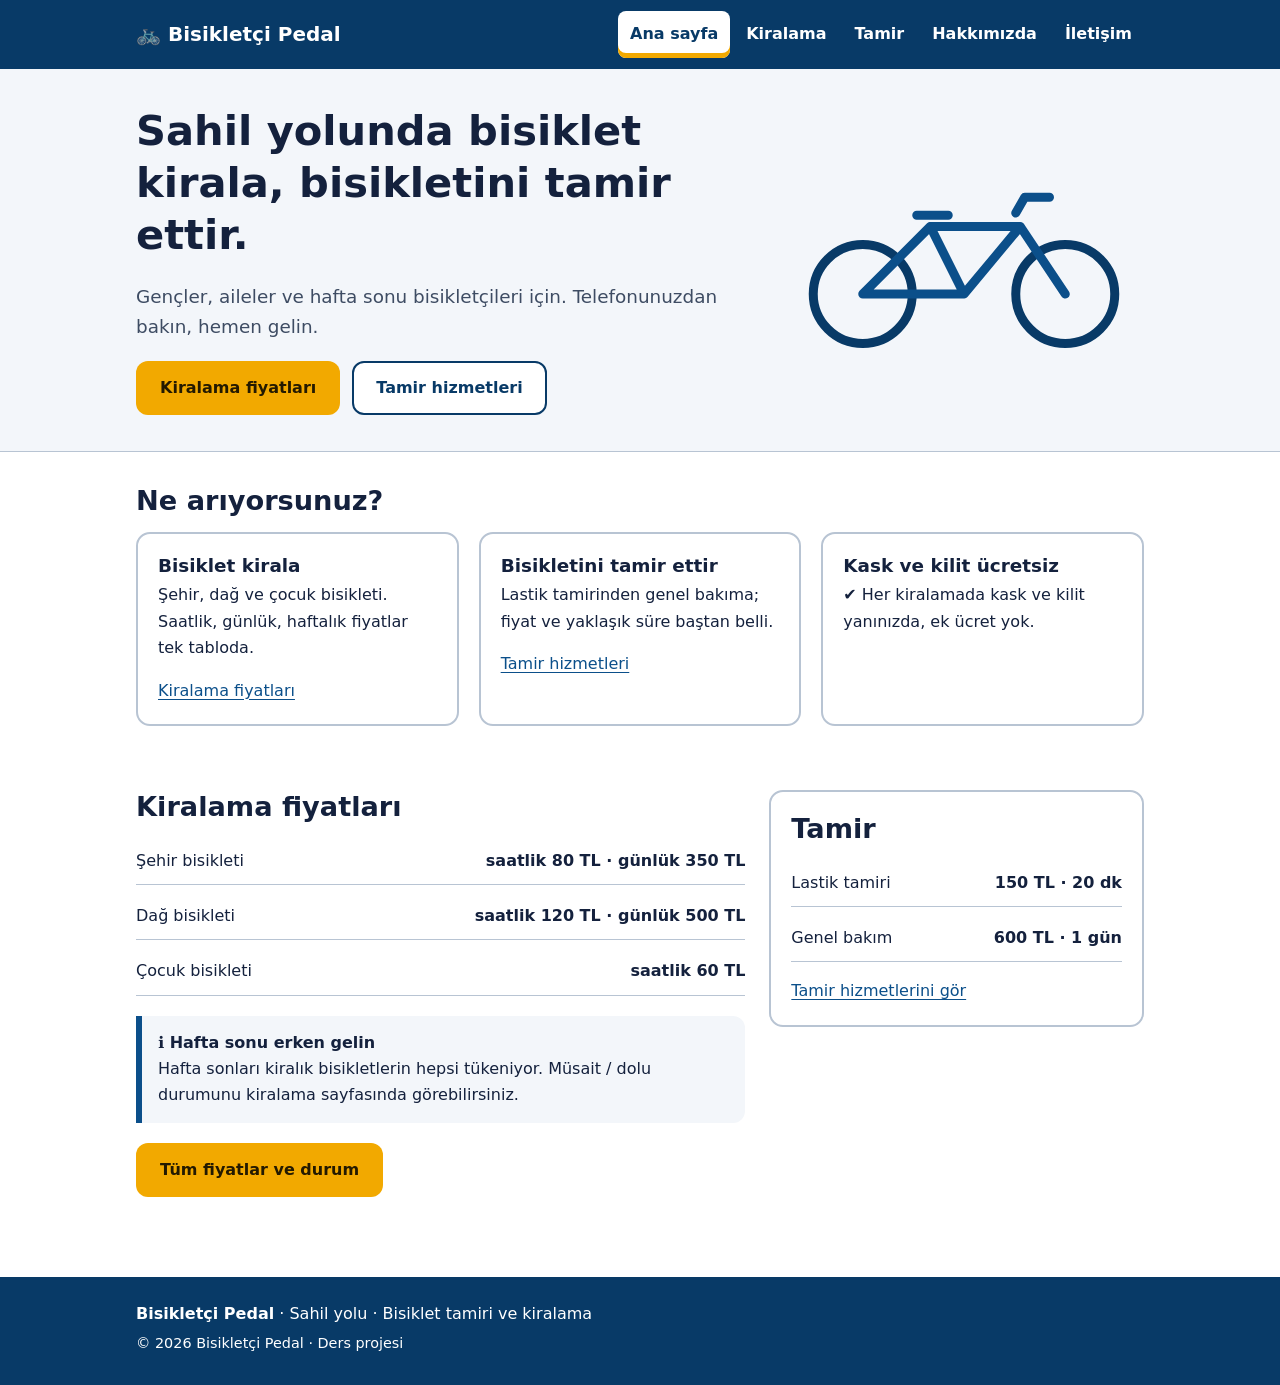
<file: pedal/index.html>
<!doctype html>
<html lang="tr">
<head>
  <meta charset="utf-8">
  <meta name="viewport" content="width=device-width, initial-scale=1">
  <title>Bisikletçi Pedal · Sahilde bisiklet tamiri ve kiralama</title>
  <meta name="description" content="Bisikletçi Pedal: sahil yolunda bisiklet kiralama ve tamir. Kask ve kilit ücretsiz.">
  <link rel="stylesheet" href="ortak/stil.css">
</head>
<body>
  <!-- Sayfa sahibi: Sude Naz Altın · Ana sayfa ve proje koordinasyonu
       Beş kutu (Flexbox): 1 üst bant · 2 kahraman · 3 kartlar · 4 içerik + yan sütun · 5 alt bilgi -->
  <a class="skip" href="#icerik">İçeriğe geç</a>

  <!-- 1. ÜST BANT -->
  <header class="site-header">
    <div class="wrap bar">
      <a class="logo" href="index.html"><span aria-hidden="true">🚲</span> Bisikletçi Pedal</a>
      <nav aria-label="Ana menü">
        <ul>
          <li><a href="index.html" aria-current="page">Ana sayfa</a></li>
          <li><a href="kiralama.html">Kiralama</a></li>
          <li><a href="tamir.html">Tamir</a></li>
          <li><a href="hakkimizda.html">Hakkımızda</a></li>
          <li><a href="iletisim.html">İletişim</a></li>
        </ul>
      </nav>
    </div>
  </header>

  <main id="icerik">
    <!-- 2. KAHRAMAN -->
    <section class="hero">
      <div class="wrap">
        <div class="hero-text">
          <h1>Sahil yolunda bisiklet kirala, bisikletini tamir ettir.</h1>
          <p class="lead">Gençler, aileler ve hafta sonu bisikletçileri için. Telefonunuzdan bakın, hemen gelin.</p>
          <div class="actions">
            <a class="btn btn-primary" href="kiralama.html">Kiralama fiyatları</a>
            <a class="btn btn-ghost" href="tamir.html">Tamir hizmetleri</a>
          </div>
        </div>
        <svg class="hero-art" viewBox="0 0 320 180" aria-hidden="true" focusable="false">
          <circle cx="70" cy="120" r="44" fill="none" stroke="#083A67" stroke-width="8"/>
          <circle cx="250" cy="120" r="44" fill="none" stroke="#083A67" stroke-width="8"/>
          <path d="M70 120 L130 60 L210 60 L250 120 M130 60 L160 120 L70 120 M160 120 L210 60 M118 50 h28 M206 48 l8 -14 h22"
                fill="none" stroke="#0B4F8A" stroke-width="8" stroke-linecap="round" stroke-linejoin="round"/>
        </svg>
      </div>
    </section>

    <!-- 3. KARTLAR -->
    <section class="wrap section" aria-labelledby="kartlar-baslik">
      <h2 id="kartlar-baslik">Ne arıyorsunuz?</h2>
      <div class="grid">
        <article class="card">
          <h3>Bisiklet kirala</h3>
          <p>Şehir, dağ ve çocuk bisikleti. Saatlik, günlük, haftalık fiyatlar tek tabloda.</p>
          <p><a href="kiralama.html">Kiralama fiyatları</a></p>
        </article>
        <article class="card">
          <h3>Bisikletini tamir ettir</h3>
          <p>Lastik tamirinden genel bakıma; fiyat ve yaklaşık süre baştan belli.</p>
          <p><a href="tamir.html">Tamir hizmetleri</a></p>
        </article>
        <article class="card">
          <h3>Kask ve kilit ücretsiz</h3>
          <p><span aria-hidden="true">✔</span> Her kiralamada kask ve kilit yanınızda, ek ücret yok.</p>
        </article>
      </div>
    </section>

    <!-- 4. İÇERİK + YAN SÜTUN -->
    <section class="wrap section" aria-label="Fiyatlar ve tamir">
      <div class="layout">
        <div class="layout-main">
          <h2>Kiralama fiyatları</h2>
          <ul class="list-clean">
            <li><span>Şehir bisikleti</span> <span class="price">saatlik 80 TL · günlük 350 TL</span></li>
            <li><span>Dağ bisikleti</span> <span class="price">saatlik 120 TL · günlük 500 TL</span></li>
            <li><span>Çocuk bisikleti</span> <span class="price">saatlik 60 TL</span></li>
          </ul>
          <div class="note">
            <strong><span aria-hidden="true">ℹ</span> Hafta sonu erken gelin</strong>
            Hafta sonları kiralık bisikletlerin hepsi tükeniyor. Müsait / dolu durumunu kiralama sayfasında görebilirsiniz.
          </div>
          <p><a class="btn btn-primary" href="kiralama.html">Tüm fiyatlar ve durum</a></p>
        </div>

        <aside class="layout-side card" aria-labelledby="yan-baslik">
          <h2 id="yan-baslik">Tamir</h2>
          <ul class="list-clean">
            <li><span>Lastik tamiri</span> <span class="price">150 TL · 20 dk</span></li>
            <li><span>Genel bakım</span> <span class="price">600 TL · 1 gün</span></li>
          </ul>
          <p><a href="tamir.html">Tamir hizmetlerini gör</a></p>
        </aside>
      </div>
    </section>
  </main>

  <!-- 5. ALT BİLGİ -->
  <footer class="site-footer">
    <div class="wrap">
      <p><strong>Bisikletçi Pedal</strong> · Sahil yolu · Bisiklet tamiri ve kiralama</p>
      <p class="small">© 2026 Bisikletçi Pedal · Ders projesi</p>
    </div>
  </footer>
</body>
</html>
</file>
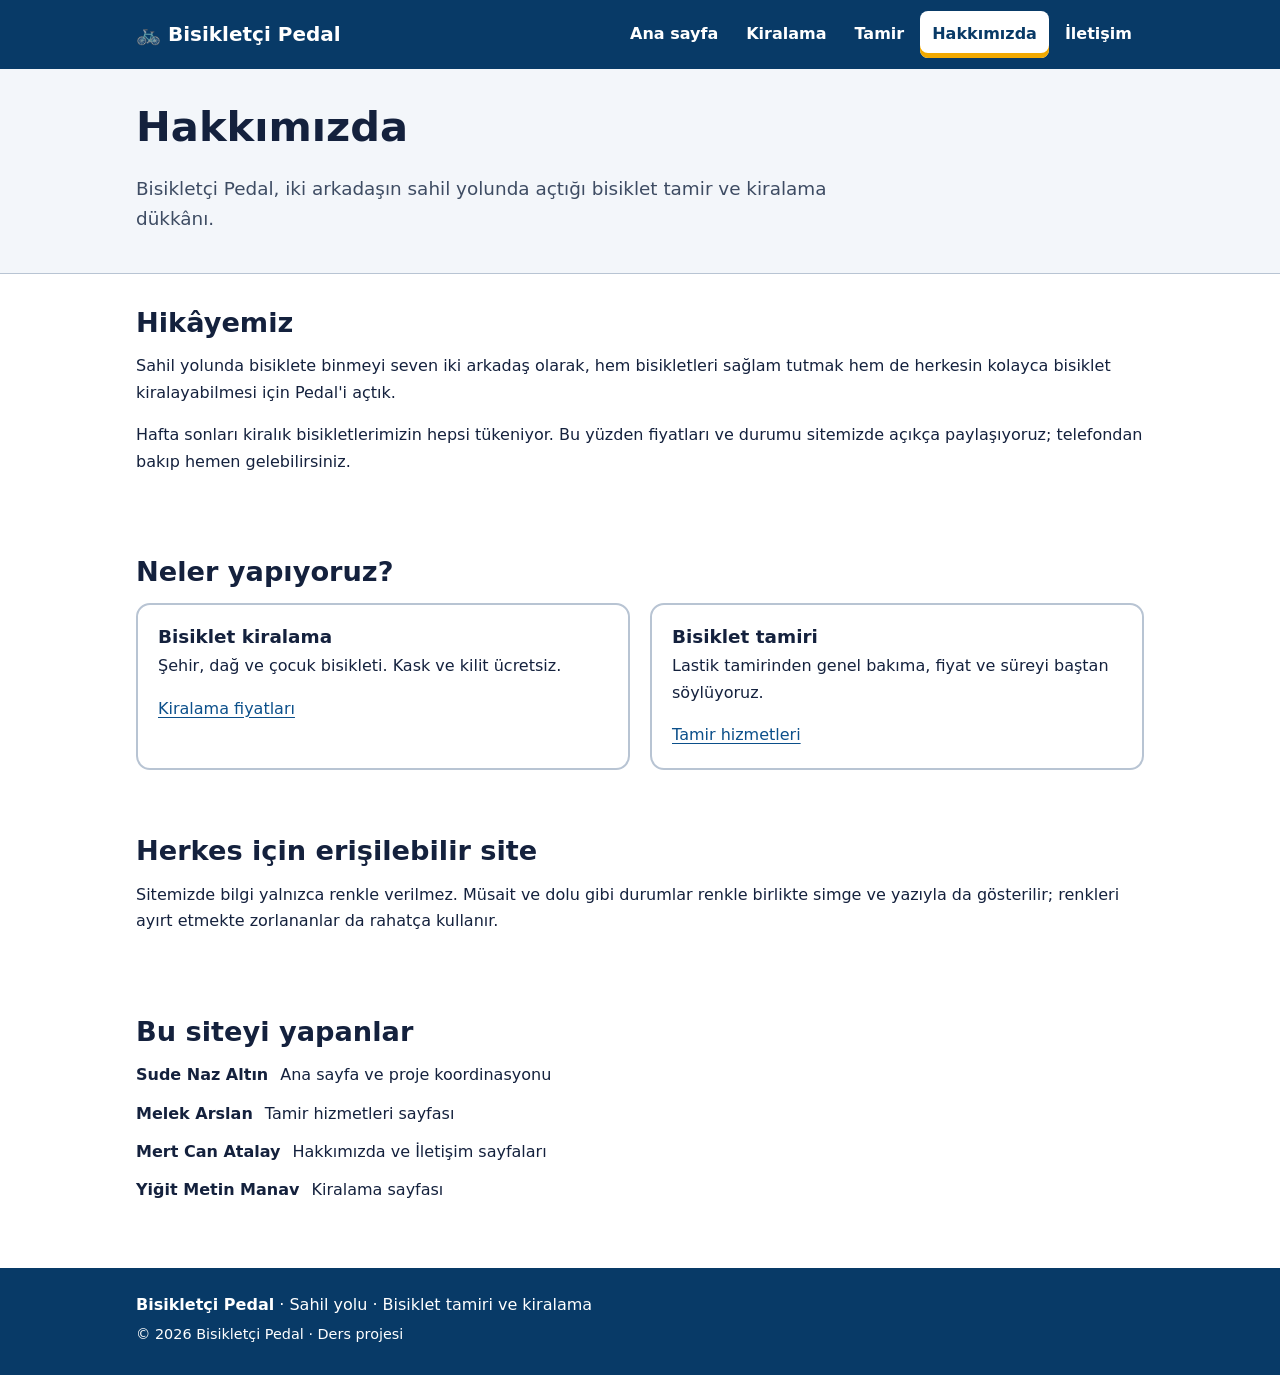
<file: pedal/hakkimizda.html>
<!doctype html>
<html lang="tr">
<head>
  <meta charset="utf-8">
  <meta name="viewport" content="width=device-width, initial-scale=1">
  <title>Hakkımızda · Bisikletçi Pedal</title>
  <meta name="description" content="Bisikletçi Pedal, iki arkadaşın sahil yolunda açtığı bisiklet tamir ve kiralama dükkânı.">
  <link rel="stylesheet" href="ortak/stil.css">
</head>
<body>
  <!-- Sayfa sahibi: Mert Can Atalay · Hakkımızda sayfası -->
  <a class="skip" href="#icerik">İçeriğe geç</a>

  <header class="site-header">
    <div class="wrap bar">
      <a class="logo" href="index.html"><span aria-hidden="true">🚲</span> Bisikletçi Pedal</a>
      <nav aria-label="Ana menü">
        <ul>
          <li><a href="index.html">Ana sayfa</a></li>
          <li><a href="kiralama.html">Kiralama</a></li>
          <li><a href="tamir.html">Tamir</a></li>
          <li><a href="hakkimizda.html" aria-current="page">Hakkımızda</a></li>
          <li><a href="iletisim.html">İletişim</a></li>
        </ul>
      </nav>
    </div>
  </header>

  <main id="icerik">
    <section class="page-head">
      <div class="wrap">
        <h1>Hakkımızda</h1>
        <p class="lead">Bisikletçi Pedal, iki arkadaşın sahil yolunda açtığı bisiklet tamir ve kiralama dükkânı.</p>
      </div>
    </section>

    <section class="wrap section" aria-labelledby="hikaye-baslik">
      <h2 id="hikaye-baslik">Hikâyemiz</h2>
      <p>Sahil yolunda bisiklete binmeyi seven iki arkadaş olarak, hem bisikletleri sağlam tutmak hem de herkesin kolayca bisiklet kiralayabilmesi için Pedal'i açtık.</p>
      <p>Hafta sonları kiralık bisikletlerimizin hepsi tükeniyor. Bu yüzden fiyatları ve durumu sitemizde açıkça paylaşıyoruz; telefondan bakıp hemen gelebilirsiniz.</p>
    </section>

    <section class="wrap section" aria-labelledby="sunum-baslik">
      <h2 id="sunum-baslik">Neler yapıyoruz?</h2>
      <div class="grid">
        <article class="card">
          <h3>Bisiklet kiralama</h3>
          <p>Şehir, dağ ve çocuk bisikleti. Kask ve kilit ücretsiz.</p>
          <p><a href="kiralama.html">Kiralama fiyatları</a></p>
        </article>
        <article class="card">
          <h3>Bisiklet tamiri</h3>
          <p>Lastik tamirinden genel bakıma, fiyat ve süreyi baştan söylüyoruz.</p>
          <p><a href="tamir.html">Tamir hizmetleri</a></p>
        </article>
      </div>
    </section>

    <section class="wrap section" aria-labelledby="erisim-baslik">
      <h2 id="erisim-baslik">Herkes için erişilebilir site</h2>
      <p>Sitemizde bilgi yalnızca renkle verilmez. Müsait ve dolu gibi durumlar renkle birlikte simge ve yazıyla da gösterilir; renkleri ayırt etmekte zorlananlar da rahatça kullanır.</p>
    </section>

    <section class="wrap section" aria-labelledby="ekip-baslik">
      <h2 id="ekip-baslik">Bu siteyi yapanlar</h2>
      <ul class="info-list">
        <li><span class="etiket">Sude Naz Altın</span> Ana sayfa ve proje koordinasyonu</li>
        <li><span class="etiket">Melek Arslan</span> Tamir hizmetleri sayfası</li>
        <li><span class="etiket">Mert Can Atalay</span> Hakkımızda ve İletişim sayfaları</li>
        <li><span class="etiket">Yiğit Metin Manav</span> Kiralama sayfası</li>
      </ul>
    </section>
  </main>

  <footer class="site-footer">
    <div class="wrap">
      <p><strong>Bisikletçi Pedal</strong> · Sahil yolu · Bisiklet tamiri ve kiralama</p>
      <p class="small">© 2026 Bisikletçi Pedal · Ders projesi</p>
    </div>
  </footer>
</body>
</html>
</file>
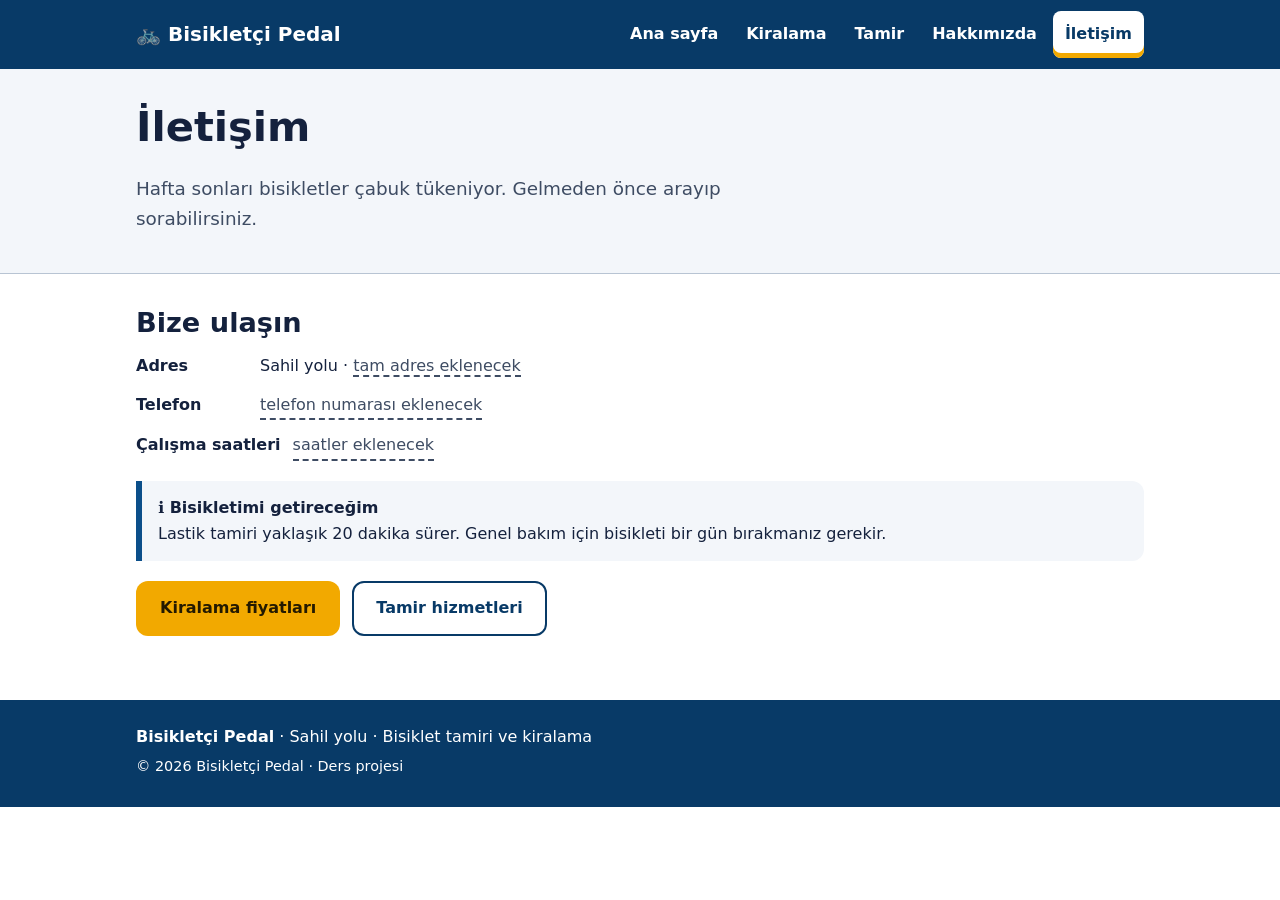
<file: pedal/iletisim.html>
<!doctype html>
<html lang="tr">
<head>
  <meta charset="utf-8">
  <meta name="viewport" content="width=device-width, initial-scale=1">
  <title>İletişim · Bisikletçi Pedal</title>
  <meta name="description" content="Bisikletçi Pedal iletişim bilgileri: adres, telefon ve çalışma saatleri.">
  <link rel="stylesheet" href="ortak/stil.css">
</head>
<body>
  <!-- Sayfa sahibi: Mert Can Atalay · İletişim sayfası
       DOLDURULACAK: telefon, tam adres, çalışma saatleri (aşağıda kesik çizgili alanlar) -->
  <a class="skip" href="#icerik">İçeriğe geç</a>

  <header class="site-header">
    <div class="wrap bar">
      <a class="logo" href="index.html"><span aria-hidden="true">🚲</span> Bisikletçi Pedal</a>
      <nav aria-label="Ana menü">
        <ul>
          <li><a href="index.html">Ana sayfa</a></li>
          <li><a href="kiralama.html">Kiralama</a></li>
          <li><a href="tamir.html">Tamir</a></li>
          <li><a href="hakkimizda.html">Hakkımızda</a></li>
          <li><a href="iletisim.html" aria-current="page">İletişim</a></li>
        </ul>
      </nav>
    </div>
  </header>

  <main id="icerik">
    <section class="page-head">
      <div class="wrap">
        <h1>İletişim</h1>
        <p class="lead">Hafta sonları bisikletler çabuk tükeniyor. Gelmeden önce arayıp sorabilirsiniz.</p>
      </div>
    </section>

    <section class="wrap section" aria-labelledby="bilgi-baslik">
      <h2 id="bilgi-baslik">Bize ulaşın</h2>
      <ul class="info-list">
        <li><span class="etiket">Adres</span> <span>Sahil yolu · <span class="doldur">tam adres eklenecek</span></span></li>
        <li><span class="etiket">Telefon</span> <span class="doldur">telefon numarası eklenecek</span></li>
        <li><span class="etiket">Çalışma saatleri</span> <span class="doldur">saatler eklenecek</span></li>
      </ul>

      <div class="note">
        <strong><span aria-hidden="true">ℹ</span> Bisikletimi getireceğim</strong>
        Lastik tamiri yaklaşık 20 dakika sürer. Genel bakım için bisikleti bir gün bırakmanız gerekir.
      </div>

      <div class="actions">
        <a class="btn btn-primary" href="kiralama.html">Kiralama fiyatları</a>
        <a class="btn btn-ghost" href="tamir.html">Tamir hizmetleri</a>
      </div>
    </section>
  </main>

  <footer class="site-footer">
    <div class="wrap">
      <p><strong>Bisikletçi Pedal</strong> · Sahil yolu · Bisiklet tamiri ve kiralama</p>
      <p class="small">© 2026 Bisikletçi Pedal · Ders projesi</p>
    </div>
  </footer>
</body>
</html>
</file>
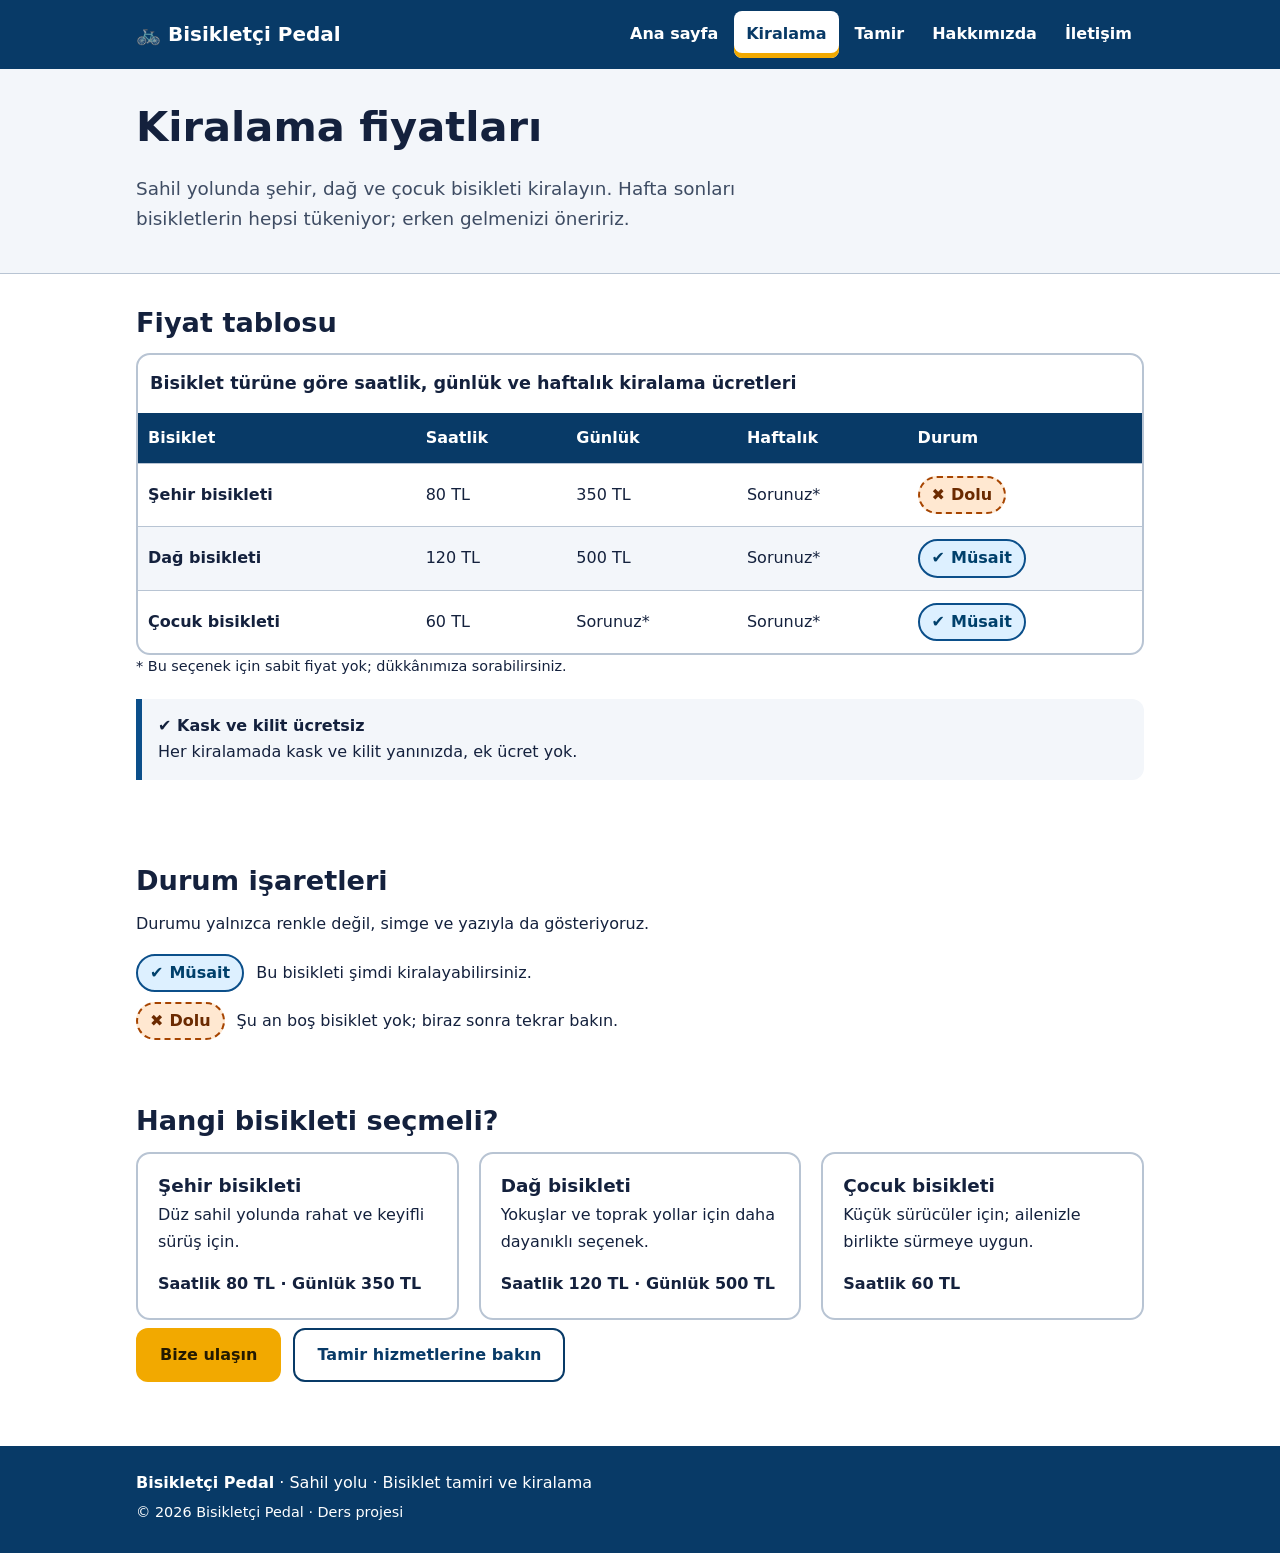
<file: pedal/kiralama.html>
<!doctype html>
<html lang="tr">
<head>
  <meta charset="utf-8">
  <meta name="viewport" content="width=device-width, initial-scale=1">
  <title>Kiralama fiyatları · Bisikletçi Pedal</title>
  <meta name="description" content="Bisikletçi Pedal kiralama fiyatları: şehir, dağ ve çocuk bisikleti için saatlik, günlük ve haftalık ücretler. Kask ve kilit ücretsiz.">
  <link rel="stylesheet" href="ortak/stil.css">
</head>
<body>
  <!-- Sayfa sahibi: Yiğit Metin Manav · Kiralama sayfası -->
  <a class="skip" href="#icerik">İçeriğe geç</a>

  <header class="site-header">
    <div class="wrap bar">
      <a class="logo" href="index.html"><span aria-hidden="true">🚲</span> Bisikletçi Pedal</a>
      <nav aria-label="Ana menü">
        <ul>
          <li><a href="index.html">Ana sayfa</a></li>
          <li><a href="kiralama.html" aria-current="page">Kiralama</a></li>
          <li><a href="tamir.html">Tamir</a></li>
          <li><a href="hakkimizda.html">Hakkımızda</a></li>
          <li><a href="iletisim.html">İletişim</a></li>
        </ul>
      </nav>
    </div>
  </header>

  <main id="icerik">
    <section class="page-head">
      <div class="wrap">
        <h1>Kiralama fiyatları</h1>
        <p class="lead">Sahil yolunda şehir, dağ ve çocuk bisikleti kiralayın. Hafta sonları bisikletlerin hepsi tükeniyor; erken gelmenizi öneririz.</p>
      </div>
    </section>

    <section class="wrap section" aria-labelledby="tablo-baslik">
      <h2 id="tablo-baslik">Fiyat tablosu</h2>

      <div class="table-scroll" role="region" aria-labelledby="tablo-baslik" tabindex="0">
        <table>
          <caption>Bisiklet türüne göre saatlik, günlük ve haftalık kiralama ücretleri</caption>
          <thead>
            <tr>
              <th scope="col">Bisiklet</th>
              <th scope="col">Saatlik</th>
              <th scope="col">Günlük</th>
              <th scope="col">Haftalık</th>
              <th scope="col">Durum</th>
            </tr>
          </thead>
          <tbody>
            <!-- DURUM sütunu örnek veridir; dükkân güncel durumu buradan değiştirir.
                 Müsait:  <span class="durum durum-musait"><span aria-hidden="true">✔</span> Müsait</span>
                 Dolu:    <span class="durum durum-dolu"><span aria-hidden="true">✖</span> Dolu</span>
                 HAFTALIK fiyatlar henüz verilmedi: gelince "Sorunuz*" yerine yazın. -->
            <tr>
              <th scope="row">Şehir bisikleti</th>
              <td class="num">80 TL</td>
              <td class="num">350 TL</td>
              <td>Sorunuz*</td>
              <td><span class="durum durum-dolu"><span aria-hidden="true">✖</span> Dolu</span></td>
            </tr>
            <tr>
              <th scope="row">Dağ bisikleti</th>
              <td class="num">120 TL</td>
              <td class="num">500 TL</td>
              <td>Sorunuz*</td>
              <td><span class="durum durum-musait"><span aria-hidden="true">✔</span> Müsait</span></td>
            </tr>
            <tr>
              <th scope="row">Çocuk bisikleti</th>
              <td class="num">60 TL</td>
              <td>Sorunuz*</td>
              <td>Sorunuz*</td>
              <td><span class="durum durum-musait"><span aria-hidden="true">✔</span> Müsait</span></td>
            </tr>
          </tbody>
        </table>
      </div>
      <p class="scroll-ipucu">Tabloyu sağa kaydırarak tüm sütunları görebilirsiniz.</p>
      <p class="small">* Bu seçenek için sabit fiyat yok; dükkânımıza sorabilirsiniz.</p>

      <div class="note">
        <strong><span aria-hidden="true">✔</span> Kask ve kilit ücretsiz</strong>
        Her kiralamada kask ve kilit yanınızda, ek ücret yok.
      </div>
    </section>

    <section class="wrap section" aria-labelledby="durum-baslik">
      <h2 id="durum-baslik">Durum işaretleri</h2>
      <p>Durumu yalnızca renkle değil, simge ve yazıyla da gösteriyoruz.</p>
      <ul class="legend">
        <li>
          <span class="durum durum-musait"><span aria-hidden="true">✔</span> Müsait</span>
          <span>Bu bisikleti şimdi kiralayabilirsiniz.</span>
        </li>
        <li>
          <span class="durum durum-dolu"><span aria-hidden="true">✖</span> Dolu</span>
          <span>Şu an boş bisiklet yok; biraz sonra tekrar bakın.</span>
        </li>
      </ul>
    </section>

    <section class="wrap section" aria-labelledby="secim-baslik">
      <h2 id="secim-baslik">Hangi bisikleti seçmeli?</h2>
      <div class="grid">
        <article class="card">
          <h3>Şehir bisikleti</h3>
          <p>Düz sahil yolunda rahat ve keyifli sürüş için.</p>
          <p class="price">Saatlik 80 TL · Günlük 350 TL</p>
        </article>
        <article class="card">
          <h3>Dağ bisikleti</h3>
          <p>Yokuşlar ve toprak yollar için daha dayanıklı seçenek.</p>
          <p class="price">Saatlik 120 TL · Günlük 500 TL</p>
        </article>
        <article class="card">
          <h3>Çocuk bisikleti</h3>
          <p>Küçük sürücüler için; ailenizle birlikte sürmeye uygun.</p>
          <p class="price">Saatlik 60 TL</p>
        </article>
      </div>

      <div class="actions">
        <a class="btn btn-primary" href="iletisim.html">Bize ulaşın</a>
        <a class="btn btn-ghost" href="tamir.html">Tamir hizmetlerine bakın</a>
      </div>
    </section>
  </main>

  <footer class="site-footer">
    <div class="wrap">
      <p><strong>Bisikletçi Pedal</strong> · Sahil yolu · Bisiklet tamiri ve kiralama</p>
      <p class="small">© 2026 Bisikletçi Pedal · Ders projesi</p>
    </div>
  </footer>
</body>
</html>
</file>
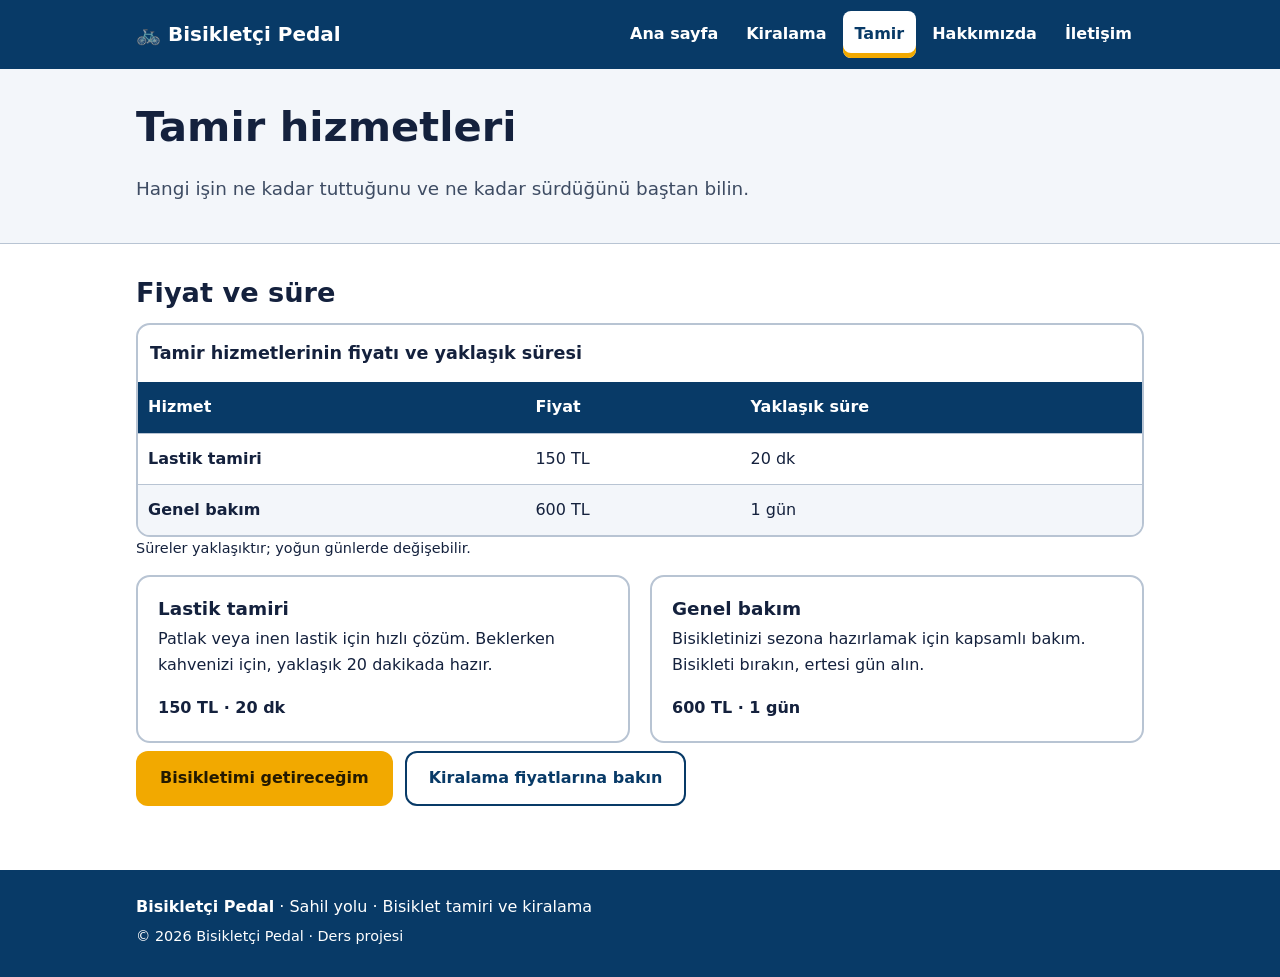
<file: pedal/tamir.html>
<!doctype html>
<html lang="tr">
<head>
  <meta charset="utf-8">
  <meta name="viewport" content="width=device-width, initial-scale=1">
  <title>Tamir hizmetleri · Bisikletçi Pedal</title>
  <meta name="description" content="Bisikletçi Pedal tamir hizmetleri: fiyatlar ve yaklaşık süreler. Lastik tamiri 150 TL, genel bakım 600 TL.">
  <link rel="stylesheet" href="ortak/stil.css">
</head>
<body>
  <!-- Sayfa sahibi: Melek Arslan · Tamir hizmetleri sayfası -->
  <a class="skip" href="#icerik">İçeriğe geç</a>

  <header class="site-header">
    <div class="wrap bar">
      <a class="logo" href="index.html"><span aria-hidden="true">🚲</span> Bisikletçi Pedal</a>
      <nav aria-label="Ana menü">
        <ul>
          <li><a href="index.html">Ana sayfa</a></li>
          <li><a href="kiralama.html">Kiralama</a></li>
          <li><a href="tamir.html" aria-current="page">Tamir</a></li>
          <li><a href="hakkimizda.html">Hakkımızda</a></li>
          <li><a href="iletisim.html">İletişim</a></li>
        </ul>
      </nav>
    </div>
  </header>

  <main id="icerik">
    <section class="page-head">
      <div class="wrap">
        <h1>Tamir hizmetleri</h1>
        <p class="lead">Hangi işin ne kadar tuttuğunu ve ne kadar sürdüğünü baştan bilin.</p>
      </div>
    </section>

    <section class="wrap section" aria-labelledby="tamir-baslik">
      <h2 id="tamir-baslik">Fiyat ve süre</h2>

      <div class="table-scroll" role="region" aria-labelledby="tamir-baslik" tabindex="0">
        <table>
          <caption>Tamir hizmetlerinin fiyatı ve yaklaşık süresi</caption>
          <thead>
            <tr>
              <th scope="col">Hizmet</th>
              <th scope="col">Fiyat</th>
              <th scope="col">Yaklaşık süre</th>
            </tr>
          </thead>
          <tbody>
            <tr>
              <th scope="row">Lastik tamiri</th>
              <td class="num">150 TL</td>
              <td class="num">20 dk</td>
            </tr>
            <tr>
              <th scope="row">Genel bakım</th>
              <td class="num">600 TL</td>
              <td class="num">1 gün</td>
            </tr>
          </tbody>
        </table>
      </div>
      <p class="small">Süreler yaklaşıktır; yoğun günlerde değişebilir.</p>

      <div class="grid">
        <article class="card">
          <h3>Lastik tamiri</h3>
          <p>Patlak veya inen lastik için hızlı çözüm. Beklerken kahvenizi için, yaklaşık 20 dakikada hazır.</p>
          <p class="price">150 TL · 20 dk</p>
        </article>
        <article class="card">
          <h3>Genel bakım</h3>
          <p>Bisikletinizi sezona hazırlamak için kapsamlı bakım. Bisikleti bırakın, ertesi gün alın.</p>
          <p class="price">600 TL · 1 gün</p>
        </article>
      </div>

      <div class="actions">
        <a class="btn btn-primary" href="iletisim.html">Bisikletimi getireceğim</a>
        <a class="btn btn-ghost" href="kiralama.html">Kiralama fiyatlarına bakın</a>
      </div>
    </section>
  </main>

  <footer class="site-footer">
    <div class="wrap">
      <p><strong>Bisikletçi Pedal</strong> · Sahil yolu · Bisiklet tamiri ve kiralama</p>
      <p class="small">© 2026 Bisikletçi Pedal · Ders projesi</p>
    </div>
  </footer>
</body>
</html>
</file>
<file: pedal/ortak/stil.css>
/* Bisikletçi Pedal · ORTAK STİL
   Sahibi: Sude Naz Altın 🐱(proje koordinasyonu)
   Tüm sayfalar bu dosyayı kullanır. Değişiklik yapmadan önce takıma haber verin.

   Renk kuralı (renk körü ortak için):
   - Bilgi ASLA yalnız renkle verilmez; renk her zaman simge + yazıyla birlikte gelir.
   - Mavi / turuncu ailesi kullanılır (kırmızı-yeşil çifti kullanılmaz).
   - Metin kontrastları WCAG AA (en az 4.5:1) üzerindedir. */

:root {
  --ink: #14213D;
  --muted: #3E4C63;
  --bg: #FFFFFF;
  --paper: #F3F6FA;
  --line: #B8C4D3;

  --brand: #0B4F8A;
  --brand-dark: #083A67;
  --accent: #F2A900;
  --accent-ink: #241A00;

  /* Müsait: mavi, düz çerçeve, ✔ simgesi */
  --ok-bg: #DDF0FF;
  --ok-ink: #00406B;
  --ok-line: #0B4F8A;

  /* Dolu: turuncu, kesik çerçeve, ✖ simgesi */
  --no-bg: #FFE8D1;
  --no-ink: #6B2A00;
  --no-line: #A64400;

  --radius: 14px;
}

* { box-sizing: border-box; }

html { scroll-behavior: smooth; }

body {
  margin: 0;
  font: 1rem/1.65 system-ui, -apple-system, "Segoe UI", Roboto, Arial, sans-serif;
  color: var(--ink);
  background: var(--bg);
}

.wrap { max-width: 1040px; margin: 0 auto; padding: 0 16px; }
.section { padding-top: 32px; padding-bottom: 32px; }

h1, h2, h3 { line-height: 1.25; margin: 0 0 .5em; }
h1 { font-size: clamp(1.8rem, 5vw, 2.6rem); }
h2 { font-size: clamp(1.35rem, 3.5vw, 1.7rem); }
h3 { font-size: 1.15rem; }
p { margin: 0 0 1em; }
.lead { font-size: 1.15rem; color: var(--muted); max-width: 60ch; }
.small { font-size: .9rem; }

a { color: var(--brand); text-underline-offset: 3px; }
a:hover { color: var(--brand-dark); }

:focus-visible {
  outline: 3px solid var(--ink);
  outline-offset: 3px;
  border-radius: 4px;
}

/* İçeriğe geç bağlantısı (klavye kullanıcıları için) */
.skip {
  position: absolute; left: -999px; top: 8px; z-index: 10;
  background: #fff; color: var(--ink);
  padding: 10px 14px; border-radius: 8px; border: 2px solid var(--ink);
}
.skip:focus { left: 8px; }

/* ---------- Üst menü ---------- */
.site-header { background: var(--brand-dark); color: #fff; }
.site-header :focus-visible { outline-color: #fff; }

.bar {
  display: flex; flex-wrap: wrap; align-items: center;
  justify-content: space-between; gap: 8px 24px;
  padding-top: 10px; padding-bottom: 10px;
}
.logo {
  color: #fff; font-weight: 800; font-size: 1.25rem;
  text-decoration: none; padding: 8px 0;
}
.logo:hover { color: #fff; }

.site-header nav ul {
  list-style: none; margin: 0; padding: 0;
  display: flex; flex-wrap: wrap; gap: 4px;
}
.site-header nav a {
  display: block; min-height: 44px;
  padding: 10px 12px; border-radius: 8px;
  color: #fff; font-weight: 600; text-decoration: none;
}
.site-header nav a:hover { background: rgba(255, 255, 255, .18); color: #fff; }
/* Açık sayfa: renk + kalın alt çizgi (yalnız renkle belirtilmez) */
.site-header nav a[aria-current="page"] {
  background: #fff; color: var(--brand-dark);
  box-shadow: inset 0 -5px 0 var(--accent);
}

/* ---------- Sayfa başlığı / hero ---------- */
.page-head { background: var(--paper); border-bottom: 1px solid var(--line); padding: 32px 0 20px; }
.hero { background: var(--paper); border-bottom: 1px solid var(--line); padding: 36px 0; }
.hero .wrap { display: flex; flex-wrap: wrap; gap: 24px; align-items: center; }
.hero-text { flex: 1 1 320px; min-width: 0; }
.hero-art { flex: 1 1 220px; width: 100%; max-width: 360px; height: auto; margin: 0 auto; }

/* ---------- Düğmeler ---------- */
.actions { display: flex; flex-wrap: wrap; gap: 12px; margin-top: 8px; }
.btn {
  display: inline-block; min-height: 48px;
  padding: 12px 22px; border-radius: 12px; border: 2px solid transparent;
  font-weight: 700; text-decoration: none; text-align: center;
}
.btn-primary { background: var(--accent); color: var(--accent-ink); }
.btn-primary:hover { background: #FFC12E; color: var(--accent-ink); }
.btn-ghost { background: #fff; color: var(--brand-dark); border-color: var(--brand-dark); }
.btn-ghost:hover { background: var(--paper); color: var(--brand-dark); }
/* ---------- Kartlar: CSS Grid ---------- */

.grid {
  display: grid;
  grid-template-columns: repeat(auto-fit, minmax(220px, 1fr));
  gap: 20px;
}

/* İçerik + yan sütun */
.layout { display: flex; flex-wrap: wrap; gap: 24px; align-items: flex-start; }
.layout-main { flex: 2 1 340px; min-width: 0; }
.layout-side { flex: 1 1 240px; min-width: 0; }
.list-clean { list-style: none; margin: 0 0 1em; padding: 0; display: grid; gap: 8px; }
.list-clean li { display: flex; flex-wrap: wrap; justify-content: space-between; gap: 4px 12px; padding: 10px 0; border-bottom: 1px solid var(--line); }
.card {
  background: #fff; border: 2px solid var(--line);
  border-radius: var(--radius); padding: 20px;
}
.card h3 { margin-bottom: .3em; }
.card p:last-child { margin-bottom: 0; }
.price { font-weight: 800; white-space: nowrap; }

/* ---------- Bilgi kutusu ---------- */
.note {
  border-left: 6px solid var(--brand); background: var(--paper);
  padding: 14px 16px; border-radius: 0 12px 12px 0; margin: 20px 0;
}
.note strong { display: block; }

/* ---------- Tablolar ---------- */
.table-scroll {
  overflow-x: auto; border: 2px solid var(--line); border-radius: var(--radius);
  background: #fff;
}
table { width: 100%; border-collapse: collapse; min-width: 480px; }
caption { text-align: left; font-weight: 800; font-size: 1.1rem; padding: 14px 12px; }
th, td { padding: 12px 10px; text-align: left; border-top: 1px solid var(--line); vertical-align: middle; }
thead th { background: var(--brand-dark); color: #fff; border-top: 0; white-space: nowrap; }
tbody th { font-weight: 700; }
tbody tr:nth-child(even) { background: var(--paper); }
.num { white-space: nowrap; font-variant-numeric: tabular-nums; }
.scroll-ipucu { display: none; color: var(--muted); font-size: .9rem; margin: 6px 2px 0; }
@media (max-width: 640px) { .scroll-ipucu { display: block; } }

/* ---------- Durum etiketleri: renk + simge + yazı ---------- */
.durum {
  display: inline-flex; align-items: center; gap: 6px;
  padding: 4px 12px; border-radius: 999px; border: 2px solid;
  font-weight: 700; white-space: nowrap;
}
.durum-musait { background: var(--ok-bg); color: var(--ok-ink); border-color: var(--ok-line); border-style: solid; }
.durum-dolu   { background: var(--no-bg); color: var(--no-ink); border-color: var(--no-line); border-style: dashed; }

.legend { list-style: none; margin: 0; padding: 0; display: grid; gap: 10px; }
.legend li { display: flex; flex-wrap: wrap; align-items: center; gap: 8px 12px; }

/* ---------- İletişim listesi ---------- */
.info-list { list-style: none; margin: 0; padding: 0; display: grid; gap: 12px; }
.info-list li { display: flex; gap: 12px; align-items: baseline; }
.info-list .etiket { font-weight: 700; min-width: 7rem; }
.doldur { border-bottom: 2px dashed var(--muted); color: var(--muted); }

/* ---------- Alt bilgi ---------- */
.site-footer { background: var(--brand-dark); color: #fff; padding: 24px 0; margin-top: 32px; }
.site-footer p { margin: 0 0 .3em; }
.site-footer a { color: #fff; }
.site-footer :focus-visible { outline-color: #fff; }
</file>
